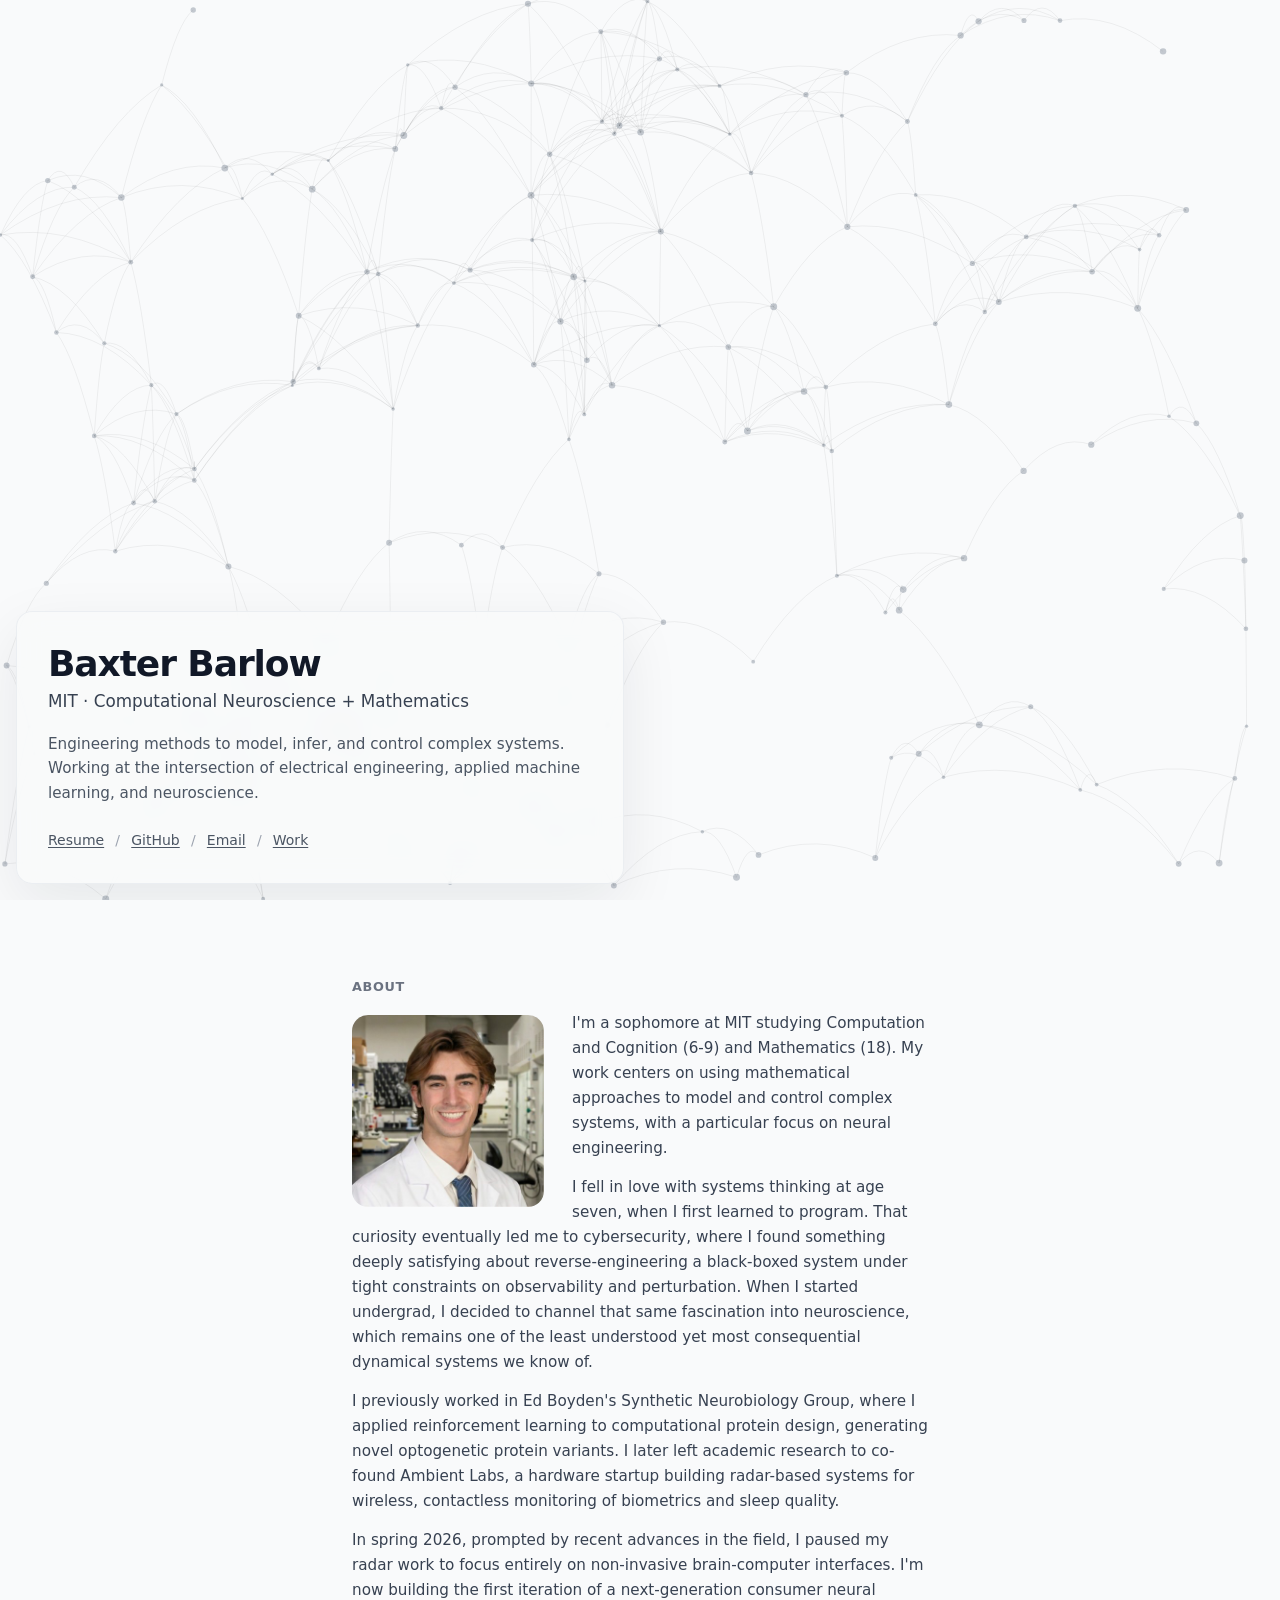
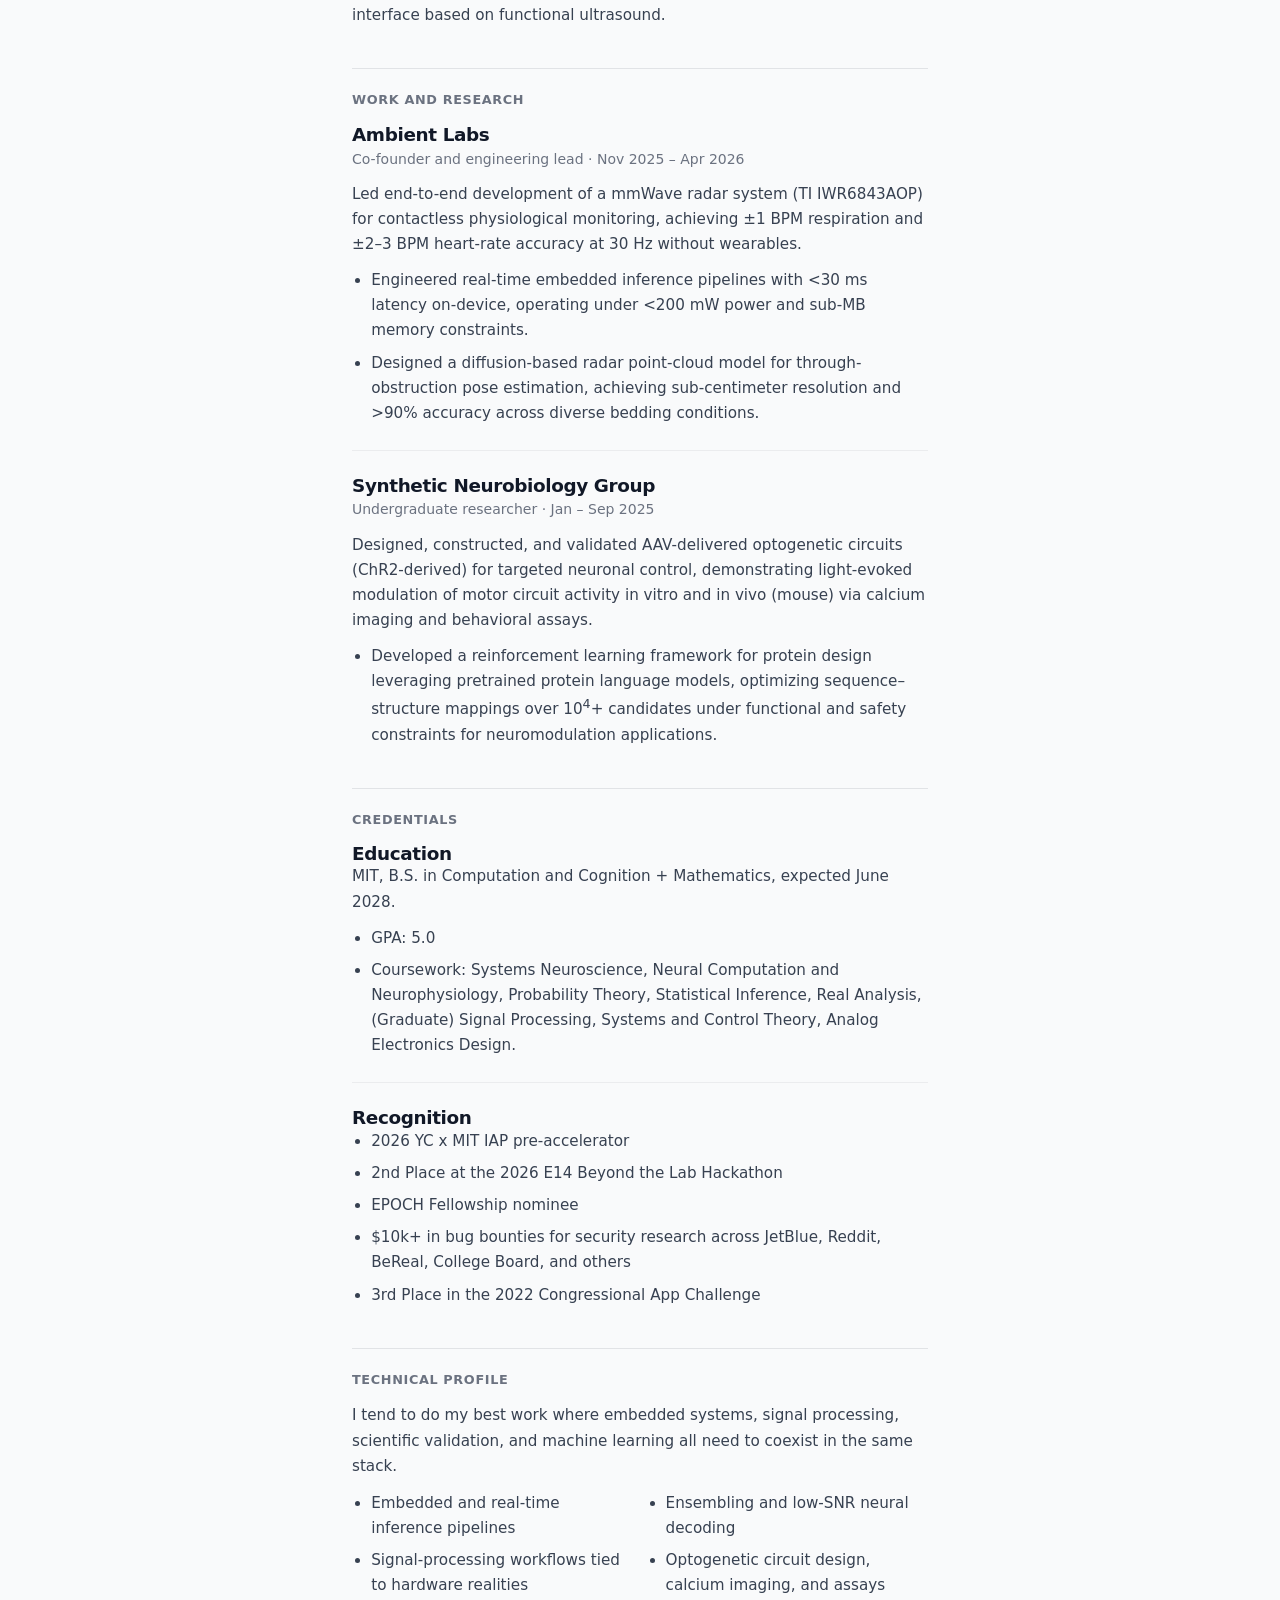
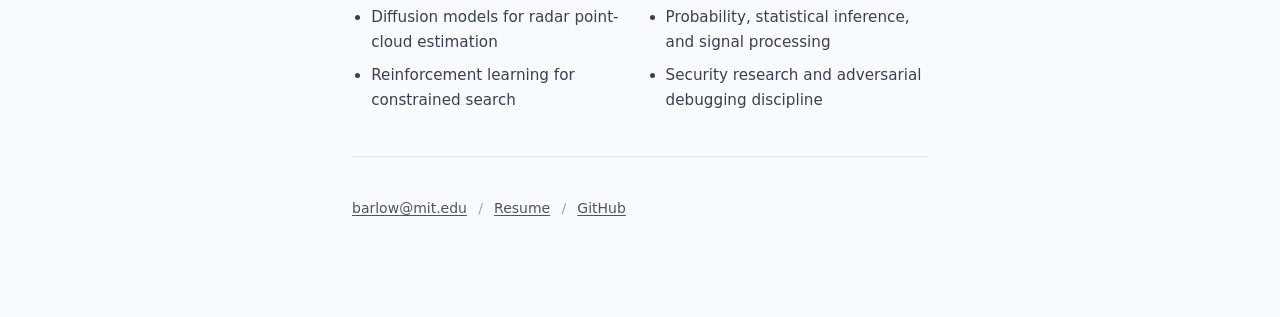
<file: index.html>
<!doctype html>
<html lang="en">

<head>
  <meta charset="UTF-8" />
  <meta name="viewport" content="width=device-width, initial-scale=1.0" />
  <title>Baxter Barlow</title>
  <meta name="description"
    content="Baxter Barlow is an MIT engineer working across neurotechnology, embedded sensing, computational biology, and neural decoding." />
  <meta name="theme-color" content="#f9fafb" />
  <meta property="og:title" content="Baxter Barlow" />
  <meta property="og:description"
    content="MIT engineer building systems that pull signal out of noisy biology, radar, and neural data." />
  <meta property="og:image" content="photo.jpg" />
  <link rel="stylesheet" href="styles.css" />
</head>

<body>
  <div class="hero">
    <div class="hero-bg">
      <canvas id="automata"></canvas>
    </div>

    <div class="hero-card">
      <div class="hero-card-inner">
        <h1>Baxter Barlow</h1>
        <p class="hero-subtitle">
          MIT &middot; Computational Neuroscience + Mathematics
        </p>
        <p class="hero-bio">
          Engineering methods to model, infer, and control complex systems. Working at the intersection of electrical
          engineering, applied machine learning, and neuroscience.
        </p>
        <nav class="hero-links" aria-label="Primary">
          <a href="resume.pdf" target="_blank" rel="noreferrer">Resume</a>
          <span>/</span>
          <a href="https://github.com/baxter-barlow" target="_blank" rel="noreferrer">GitHub</a>
          <span>/</span>
          <a href="mailto:barlow@mit.edu">Email</a>
          <span>/</span>
          <a href="#work">Work</a>
        </nav>
      </div>
    </div>
  </div>

  <main class="content">
    <section class="section" aria-labelledby="about">
      <h2 id="about">About</h2>
      <figure class="headshot">
        <img src="photo.jpg" alt="Portrait of Baxter Barlow" />
      </figure>
      <p>
        I'm a sophomore at MIT studying Computation and Cognition (6-9) and
        Mathematics (18). My work centers on using mathematical approaches to
        model and control complex systems, with a particular focus on neural
        engineering.
      </p>
      <p>
        I fell in love with systems thinking at age seven, when I first learned
        to program. That curiosity eventually led me to cybersecurity, where I
        found something deeply satisfying about reverse-engineering a
        black-boxed system under tight constraints on observability and
        perturbation. When I started undergrad, I decided to channel that same
        fascination into neuroscience, which remains one of the least
        understood yet most consequential dynamical systems we know of.
      </p>
      <p>
        I previously worked in Ed Boyden's Synthetic Neurobiology Group, where
        I applied reinforcement learning to computational protein design,
        generating novel optogenetic protein variants. I later left academic
        research to co-found Ambient Labs, a hardware startup building
        radar-based systems for wireless, contactless monitoring of biometrics
        and sleep quality.
      </p>
      <p>
        In spring 2026, prompted by recent advances in the field, I paused my
        radar work to focus entirely on non-invasive brain-computer interfaces.
        I'm now building the first iteration of a next-generation consumer
        neural interface based on functional ultrasound.
      </p>
    </section>

    <section class="section" id="work" aria-labelledby="work-title">
      <h2 id="work-title">Work and Research</h2>

      <article class="entry">
        <h3>Ambient Labs</h3>
        <p class="meta">Co-founder and engineering lead &middot; Nov 2025 &ndash; Apr 2026</p>
        <p>
          Led end-to-end development of a mmWave radar system (TI IWR6843AOP)
          for contactless physiological monitoring, achieving &plusmn;1 BPM
          respiration and &plusmn;2&ndash;3 BPM heart-rate accuracy at 30 Hz
          without wearables.
        </p>
        <ul>
          <li>
            Engineered real-time embedded inference pipelines with &lt;30 ms
            latency on-device, operating under &lt;200 mW power and sub-MB
            memory constraints.
          </li>
          <li>
            Designed a diffusion-based radar point-cloud model for
            through-obstruction pose estimation, achieving sub-centimeter
            resolution and &gt;90% accuracy across diverse bedding conditions.
          </li>
        </ul>
      </article>

      <article class="entry">
        <h3>Synthetic Neurobiology Group</h3>
        <p class="meta">Undergraduate researcher &middot; Jan &ndash; Sep 2025</p>
        <p>
          Designed, constructed, and validated AAV-delivered optogenetic
          circuits (ChR2-derived) for targeted neuronal control, demonstrating
          light-evoked modulation of motor circuit activity in vitro and in
          vivo (mouse) via calcium imaging and behavioral assays.
        </p>
        <ul>
          <li>
            Developed a reinforcement learning framework for protein design
            leveraging pretrained protein language models, optimizing
            sequence&ndash;structure mappings over 10<sup>4</sup>+ candidates
            under functional and safety constraints for neuromodulation
            applications.
          </li>
        </ul>
      </article>
    </section>

    <section class="section" id="credentials" aria-labelledby="credentials-title">
      <h2 id="credentials-title">Credentials</h2>

      <article class="entry">
        <h3>Education</h3>
        <p>
          MIT, B.S. in Computation and Cognition + Mathematics, expected June
          2028.
        </p>
        <ul>
          <li>GPA: 5.0</li>
          <li>
            Coursework: Systems Neuroscience, Neural Computation and
            Neurophysiology, Probability Theory, Statistical Inference, Real
            Analysis, (Graduate) Signal Processing, Systems and Control
            Theory, Analog Electronics Design.
          </li>
        </ul>
      </article>

      <article class="entry">
        <h3>Recognition</h3>
        <ul>
          <li>2026 YC x MIT IAP pre-accelerator</li>
          <li>2nd Place at the 2026 E14 Beyond the Lab Hackathon</li>
          <li>EPOCH Fellowship nominee</li>
          <li>$10k+ in bug bounties for security research across JetBlue, Reddit, BeReal, College Board, and others</li>
          <li>3rd Place in the 2022 Congressional App Challenge</li>
        </ul>
      </article>
    </section>

    <section class="section" id="profile" aria-labelledby="profile-title">
      <h2 id="profile-title">Technical profile</h2>
      <p>
        I tend to do my best work where embedded systems, signal processing,
        scientific validation, and machine learning all need to coexist in the
        same stack.
      </p>
      <ul class="profile-list">
        <li>Embedded and real-time inference pipelines</li>
        <li>Signal-processing workflows tied to hardware realities</li>
        <li>Diffusion models for radar point-cloud estimation</li>
        <li>Reinforcement learning for constrained search</li>
        <li>Ensembling and low-SNR neural decoding</li>
        <li>Optogenetic circuit design, calcium imaging, and assays</li>
        <li>Probability, statistical inference, and signal processing</li>
        <li>Security research and adversarial debugging discipline</li>
      </ul>
    </section>

    <footer class="footer-section" id="contact">

      <nav class="footer-links" aria-label="Contact links">
        <a href="mailto:barlow@mit.edu">barlow@mit.edu</a>
        <span>/</span>
        <a href="resume.pdf" target="_blank" rel="noreferrer">Resume</a>
        <span>/</span>
        <a href="https://github.com/baxter-barlow" target="_blank" rel="noreferrer">GitHub</a>
      </nav>
    </footer>
  </main>

  <script>
    (function () {
      const canvas = document.getElementById("automata");
      const ctx = canvas.getContext("2d");
      let w, h, dpr;

      let nodes = [];
      let curves = [];
      const maxDist = 140;

      let mx = -9999, my = -9999;
      document.addEventListener("pointermove", function (e) { mx = e.clientX; my = e.clientY; });
      document.addEventListener("pointerleave", function () { mx = -9999; my = -9999; });

      function resize() {
        dpr = window.devicePixelRatio || 1;
        w = canvas.parentElement.clientWidth;
        h = canvas.parentElement.clientHeight;
        canvas.width = w * dpr;
        canvas.height = h * dpr;
        canvas.style.width = w + "px";
        canvas.style.height = h + "px";
        ctx.setTransform(dpr, 0, 0, dpr, 0, 0);
        createNetwork();
      }

      function dist(a, b) {
        return Math.hypot(a.x - b.x, a.y - b.y);
      }

      function createNetwork() {
        nodes = [];
        curves = [];

        const nodeCount = Math.floor((w * h) / (w < 600 ? 12000 : 7000));

        for (let i = 0; i < nodeCount; i++) {
          nodes.push({
            x: Math.random() * w,
            y: Math.random() * h,
            r: 1.5 + Math.random() * 2,
            glow: 0,
          });
        }

        for (let i = 0; i < nodes.length; i++) {
          for (let j = i + 1; j < nodes.length; j++) {
            if (dist(nodes[i], nodes[j]) < maxDist) {
              curves.push({ a: i, b: j, glow: 0 });
              if (!nodes[i].connected) nodes[i].connected = [];
              if (!nodes[j].connected) nodes[j].connected = [];
              nodes[i].connected.push(curves.length - 1);
              nodes[j].connected.push(curves.length - 1);
            }
          }
        }
      }

      function animate() {
        ctx.clearRect(0, 0, w, h);

        const rect = canvas.getBoundingClientRect();
        const cmx = mx > -999 ? mx - rect.left : -9999;
        const cmy = mx > -999 ? my - rect.top : -9999;

        // Random firing
        if (Math.random() < 0.025) {
          const node = nodes[Math.floor(Math.random() * nodes.length)];
          node.glow = 1.0;
          if (node.connected) node.connected.forEach(ci => { curves[ci].glow = 1.0; });
        }

        // Mouse proximity firing
        if (cmx > -999) {
          for (const node of nodes) {
            const d = Math.hypot(node.x - cmx, node.y - cmy);
            if (d < 100 && Math.random() < 0.06) {
              node.glow = Math.max(node.glow, 0.9);
              if (node.connected) node.connected.forEach(ci => {
                curves[ci].glow = Math.max(curves[ci].glow, 0.8);
              });
            }
          }
        }

        // Draw curves
        for (const c of curves) {
          const a = nodes[c.a], b = nodes[c.b];
          const mx = (a.x + b.x) / 2;
          const my = (a.y + b.y) / 2 - 25;

          ctx.beginPath();
          ctx.moveTo(a.x, a.y);
          ctx.quadraticCurveTo(mx, my, b.x, b.y);

          if (c.glow > 0.05) {
            ctx.strokeStyle = `rgba(30,41,59,${(0.1 + c.glow * 0.35).toFixed(3)})`;
            ctx.lineWidth = 0.5 + c.glow * 0.8;
            c.glow *= 0.965;
          } else {
            ctx.strokeStyle = "rgba(0,0,0,0.11)";
            ctx.lineWidth = 0.5;
            c.glow = 0;
          }
          ctx.stroke();
        }

        // Draw nodes
        for (const n of nodes) {
          // Glow halo
          if (n.glow > 0.1) {
            ctx.beginPath();
            ctx.arc(n.x, n.y, n.r + 8 * n.glow, 0, Math.PI * 2);
            ctx.fillStyle = `rgba(30,41,59,${(0.08 * n.glow).toFixed(3)})`;
            ctx.fill();
          }

          // Soma
          ctx.beginPath();
          ctx.arc(n.x, n.y, n.r, 0, Math.PI * 2);

          if (n.glow > 0.1) {
            ctx.fillStyle = `rgba(30,41,59,${(0.2 + 0.5 * n.glow).toFixed(3)})`;
            n.glow *= 0.97;
          } else {
            ctx.fillStyle = "rgba(71,85,105,0.3)";
            n.glow = 0;
          }
          ctx.fill();
        }

        requestAnimationFrame(animate);
      }

      resize();
      requestAnimationFrame(animate);
      window.addEventListener("resize", resize);
    })();
  </script>
</body>

</html>
</file>
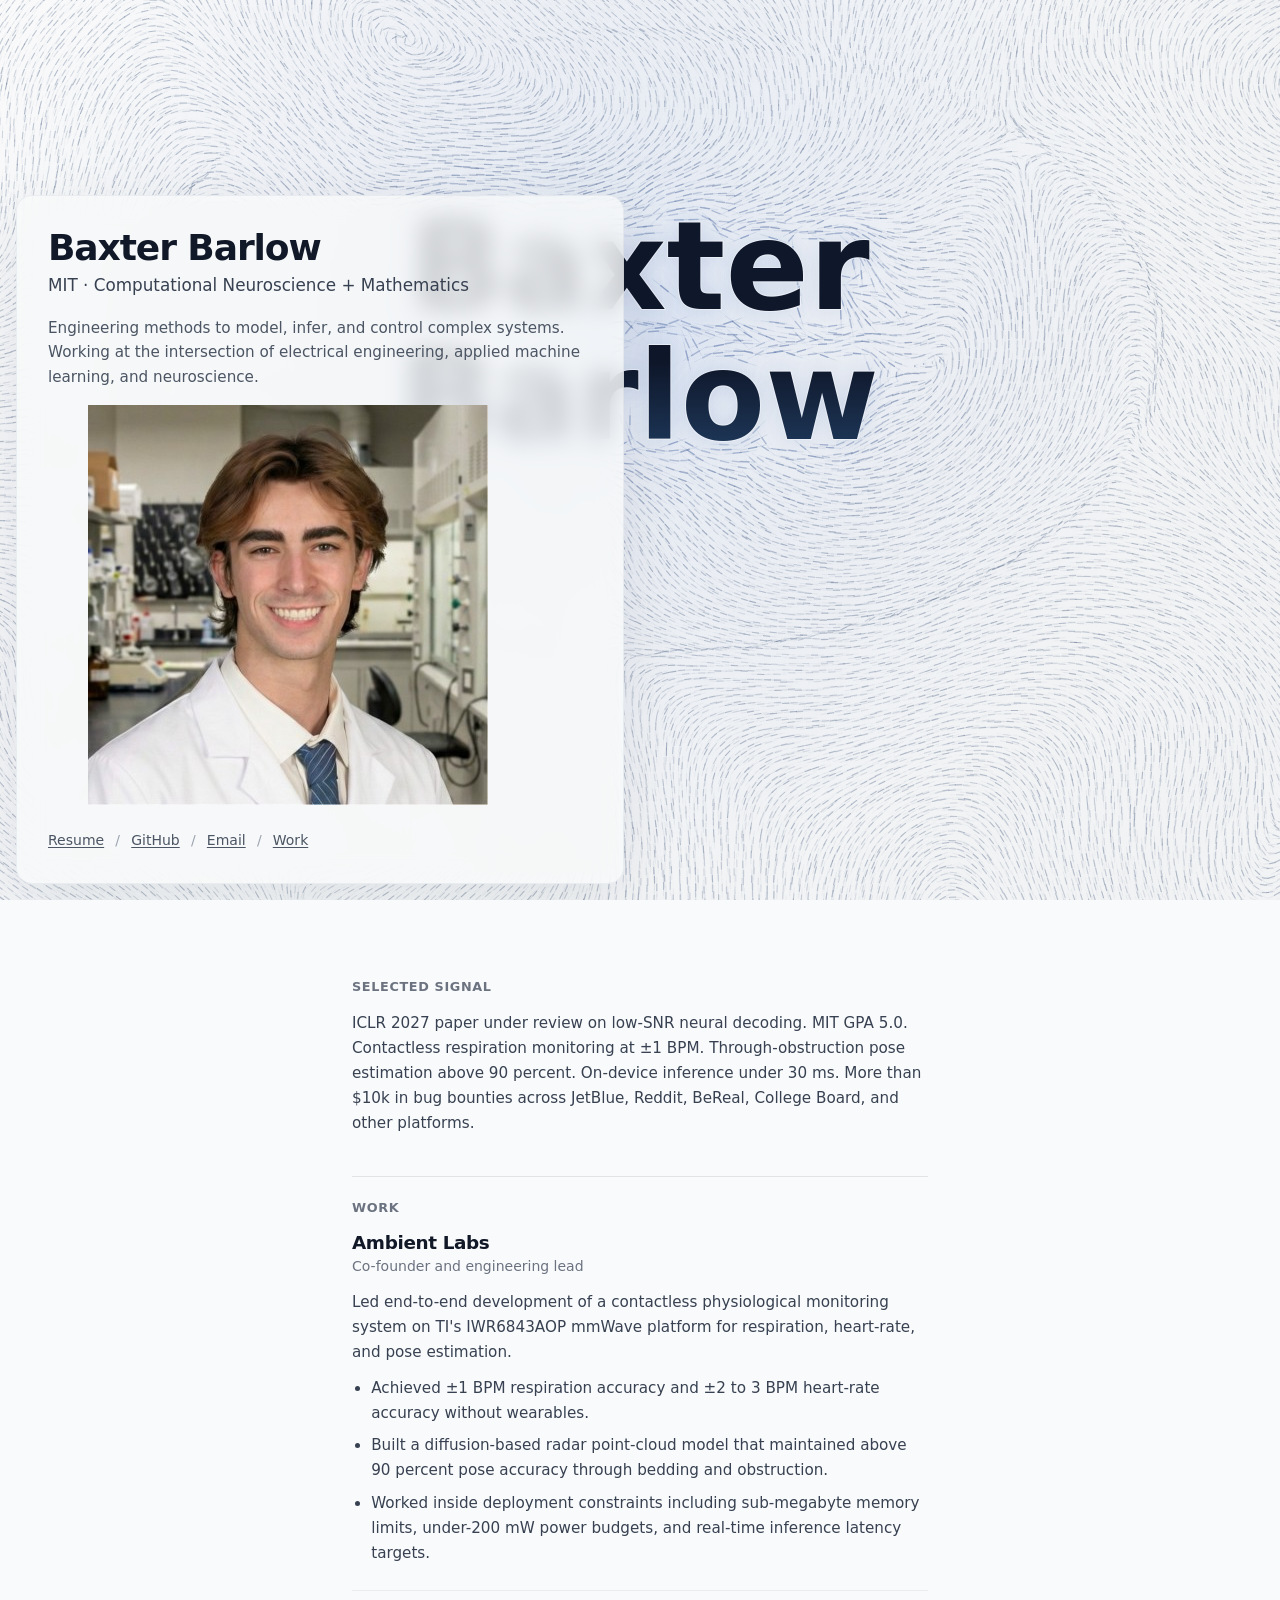
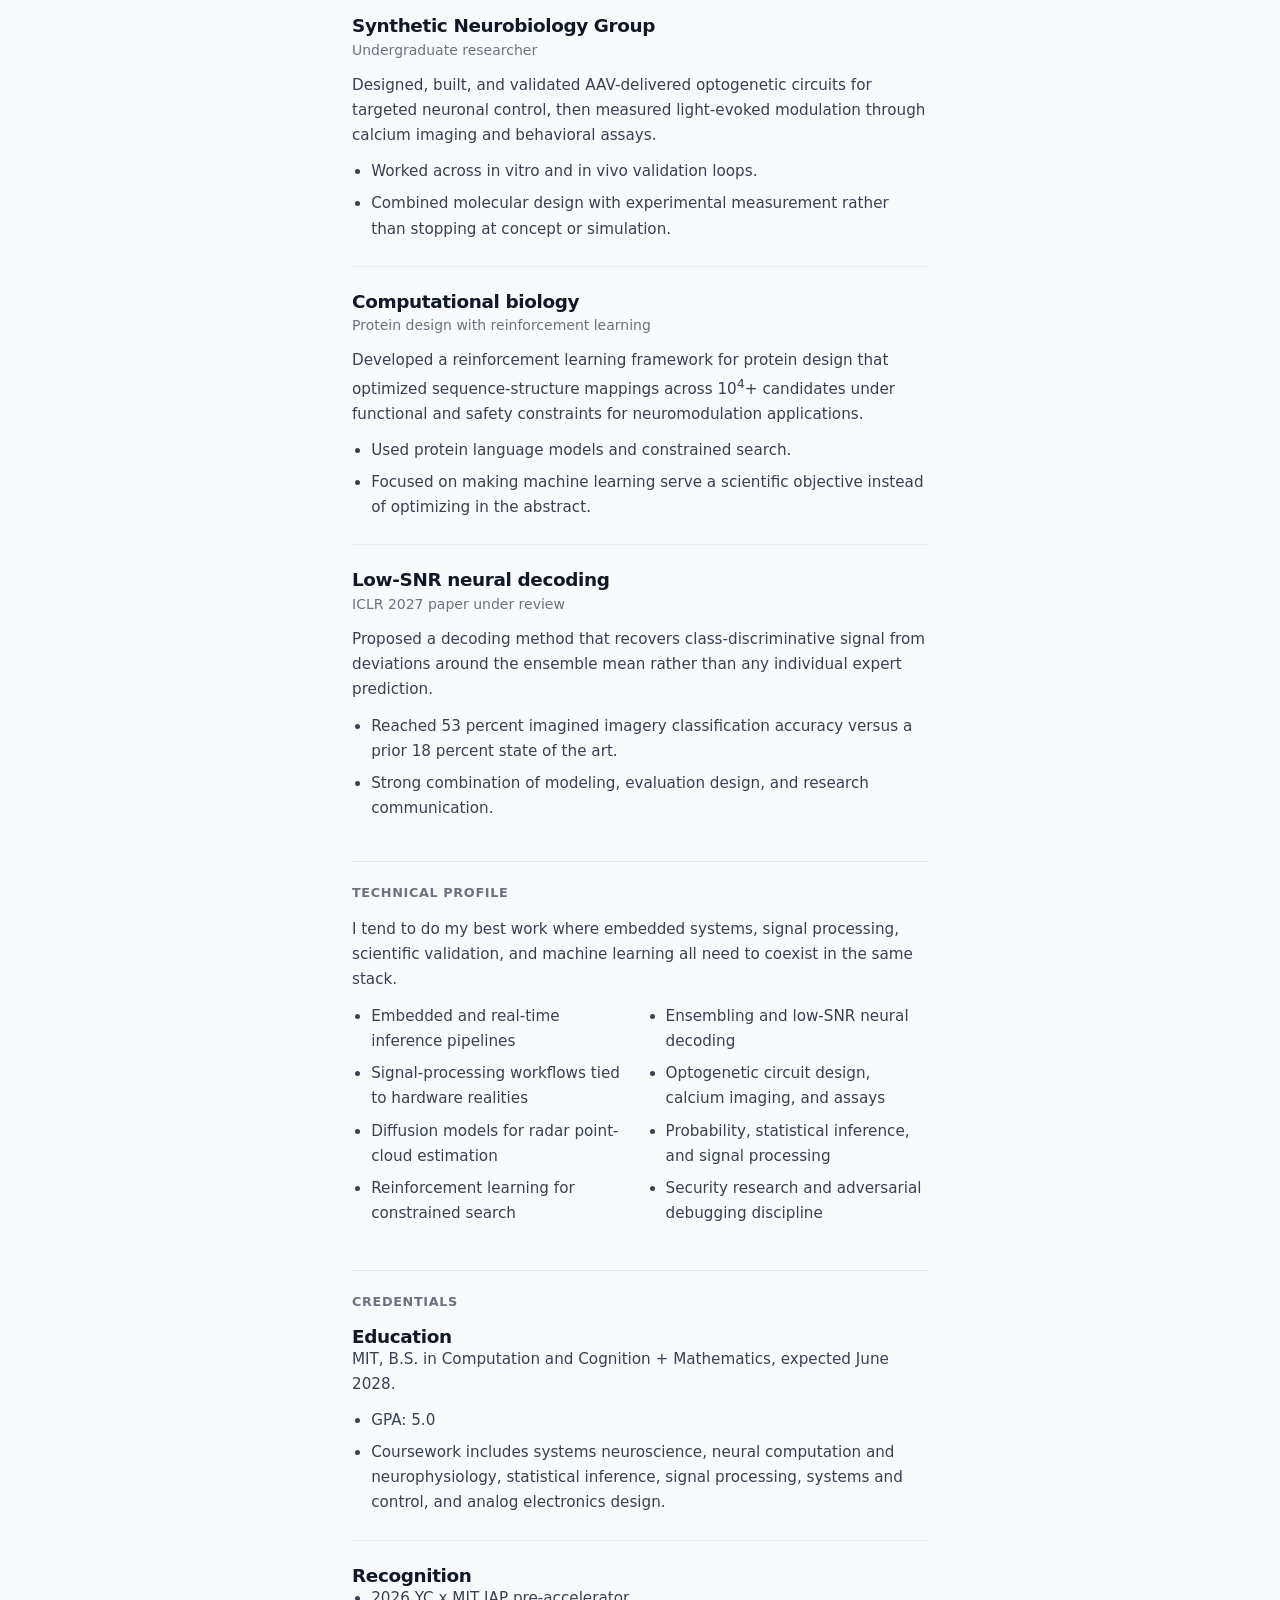
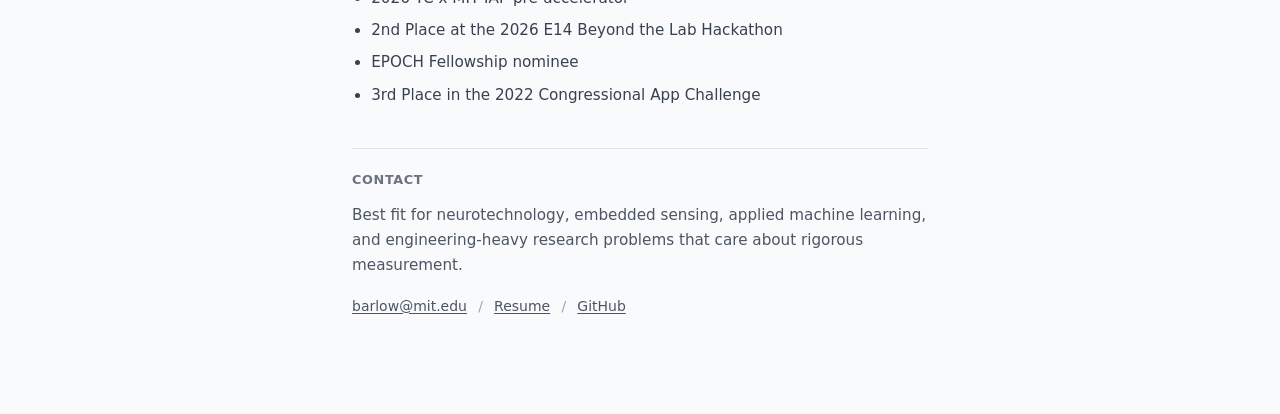
<file: index-vectorfield.html>
<!doctype html>
<html lang="en">

<head>
  <meta charset="UTF-8" />
  <meta name="viewport" content="width=device-width, initial-scale=1.0" />
  <title>Baxter Barlow</title>
  <meta name="description"
    content="Baxter Barlow is an MIT engineer working across neurotechnology, embedded sensing, computational biology, and neural decoding." />
  <meta name="theme-color" content="#f9fafb" />
  <meta property="og:title" content="Baxter Barlow" />
  <meta property="og:description"
    content="MIT engineer building systems that pull signal out of noisy biology, radar, and neural data." />
  <meta property="og:image" content="photo.jpg" />
  <link rel="stylesheet" href="styles.css" />
</head>

<body>
  <div class="hero">
    <div class="hero-bg">
      <canvas id="automata"></canvas>
    </div>

    <div class="hero-card">
      <div class="hero-card-inner">
        <div class="hero-top">
          <div class="hero-copy">
            <h1>Baxter Barlow</h1>
        <p class="hero-subtitle">
          MIT &middot; Computational Neuroscience + Mathematics
        </p>
          <p class="hero-bio">
            Engineering methods to model, infer, and control complex systems. Working at the intersection of electrical
            engineering, applied machine learning, and neuroscience.
          </p>
          </div>
          <figure class="hero-portrait">
            <img src="photo.jpg" alt="Portrait of Baxter Barlow" />
          </figure>
        </div>
        <nav class="hero-links" aria-label="Primary">
          <a href="resume.pdf" target="_blank" rel="noreferrer">Resume</a>
          <span>/</span>
          <a href="https://github.com/baxter-barlow" target="_blank" rel="noreferrer">GitHub</a>
          <span>/</span>
          <a href="mailto:barlow@mit.edu">Email</a>
          <span>/</span>
          <a href="#work">Work</a>
        </nav>
      </div>
    </div>
  </div>

  <main class="content">
    <section class="section" aria-labelledby="signal">
      <h2 id="signal">Selected signal</h2>
      <p class="signal-highlight">
        ICLR 2027 paper under review on low-SNR neural decoding. MIT GPA 5.0.
        Contactless respiration monitoring at &plusmn;1 BPM. Through-obstruction
        pose estimation above 90 percent. On-device inference under 30 ms.
        More than $10k in bug bounties across JetBlue, Reddit, BeReal, College
        Board, and other platforms.
      </p>
    </section>

    <section class="section" id="work" aria-labelledby="work-title">
      <h2 id="work-title">Work</h2>

      <article class="entry">
        <h3>Ambient Labs</h3>
        <p class="meta">Co-founder and engineering lead</p>
        <p>
          Led end-to-end development of a contactless physiological monitoring
          system on TI's IWR6843AOP mmWave platform for respiration,
          heart-rate, and pose estimation.
        </p>
        <ul>
          <li>
            Achieved &plusmn;1 BPM respiration accuracy and &plusmn;2 to 3 BPM
            heart-rate accuracy without wearables.
          </li>
          <li>
            Built a diffusion-based radar point-cloud model that maintained
            above 90 percent pose accuracy through bedding and obstruction.
          </li>
          <li>
            Worked inside deployment constraints including sub-megabyte memory
            limits, under-200 mW power budgets, and real-time inference
            latency targets.
          </li>
        </ul>
      </article>

      <article class="entry">
        <h3>Synthetic Neurobiology Group</h3>
        <p class="meta">Undergraduate researcher</p>
        <p>
          Designed, built, and validated AAV-delivered optogenetic circuits for
          targeted neuronal control, then measured light-evoked modulation
          through calcium imaging and behavioral assays.
        </p>
        <ul>
          <li>Worked across in vitro and in vivo validation loops.</li>
          <li>
            Combined molecular design with experimental measurement rather
            than stopping at concept or simulation.
          </li>
        </ul>
      </article>

      <article class="entry">
        <h3>Computational biology</h3>
        <p class="meta">Protein design with reinforcement learning</p>
        <p>
          Developed a reinforcement learning framework for protein design that
          optimized sequence-structure mappings across 10<sup>4</sup>+
          candidates under functional and safety constraints for
          neuromodulation applications.
        </p>
        <ul>
          <li>Used protein language models and constrained search.</li>
          <li>
            Focused on making machine learning serve a scientific objective
            instead of optimizing in the abstract.
          </li>
        </ul>
      </article>

      <article class="entry">
        <h3>Low-SNR neural decoding</h3>
        <p class="meta">ICLR 2027 paper under review</p>
        <p>
          Proposed a decoding method that recovers class-discriminative signal
          from deviations around the ensemble mean rather than any individual
          expert prediction.
        </p>
        <ul>
          <li>
            Reached 53 percent imagined imagery classification accuracy versus
            a prior 18 percent state of the art.
          </li>
          <li>
            Strong combination of modeling, evaluation design, and research
            communication.
          </li>
        </ul>
      </article>
    </section>

    <section class="section" id="profile" aria-labelledby="profile-title">
      <h2 id="profile-title">Technical profile</h2>
      <p>
        I tend to do my best work where embedded systems, signal processing,
        scientific validation, and machine learning all need to coexist in the
        same stack.
      </p>
      <ul class="profile-list">
        <li>Embedded and real-time inference pipelines</li>
        <li>Signal-processing workflows tied to hardware realities</li>
        <li>Diffusion models for radar point-cloud estimation</li>
        <li>Reinforcement learning for constrained search</li>
        <li>Ensembling and low-SNR neural decoding</li>
        <li>Optogenetic circuit design, calcium imaging, and assays</li>
        <li>Probability, statistical inference, and signal processing</li>
        <li>Security research and adversarial debugging discipline</li>
      </ul>
    </section>

    <section class="section" id="credentials" aria-labelledby="credentials-title">
      <h2 id="credentials-title">Credentials</h2>

      <article class="entry">
        <h3>Education</h3>
        <p>
          MIT, B.S. in Computation and Cognition + Mathematics, expected June
          2028.
        </p>
        <ul>
          <li>GPA: 5.0</li>
          <li>
            Coursework includes systems neuroscience, neural computation and
            neurophysiology, statistical inference, signal processing, systems
            and control, and analog electronics design.
          </li>
        </ul>
      </article>

      <article class="entry">
        <h3>Recognition</h3>
        <ul>
          <li>2026 YC x MIT IAP pre-accelerator</li>
          <li>2nd Place at the 2026 E14 Beyond the Lab Hackathon</li>
          <li>EPOCH Fellowship nominee</li>
          <li>3rd Place in the 2022 Congressional App Challenge</li>
        </ul>
      </article>
    </section>

    <footer class="footer-section" id="contact">
      <h2>Contact</h2>
      <p>
        Best fit for neurotechnology, embedded sensing, applied machine
        learning, and engineering-heavy research problems that care about
        rigorous measurement.
      </p>
      <nav class="footer-links" aria-label="Contact links">
        <a href="mailto:barlow@mit.edu">barlow@mit.edu</a>
        <span>/</span>
        <a href="resume.pdf" target="_blank" rel="noreferrer">Resume</a>
        <span>/</span>
        <a href="https://github.com/baxter-barlow" target="_blank" rel="noreferrer">GitHub</a>
      </nav>
    </footer>
  </main>

  <script>
    (function () {
      const canvas = document.getElementById("automata");
      const ctx = canvas.getContext("2d");
      const heroName = document.querySelector(".hero-copy h1");
      const NAME_LINES = heroName
        ? heroName.textContent.trim().split(/\s+/)
        : ["Baxter", "Barlow"];

      const SPACING = 8;
      const JITTER = 2.4;
      const STROKE_LEN = 13;
      const NOISE_SCALE = 0.00072;
      const TIME_SPEED = 0.00005;
      const MOUSE_RADIUS = 320;
      const TEXT_INFLUENCE = 140;
      const TEXT_GAP = 6;
      const TEXT_PUSH = 2;

      const DOME_HEIGHT = 240;
      const DOME_RADIUS_X = 0.4;
      const DOME_RADIUS_Y = 0.34;
      const PERSPECTIVE = 820;

      let w, h, dpr;
      let mx = -9999,
        my = -9999;
      let smx = -9999,
        smy = -9999;
      let jitterX, jitterY, cellAlpha;
      let cols, rows;
      let maskCanvas, maskData, maskW, maskH;
      let distField, dirX, dirY;
      let nameLayout;

      const EMPTY_TEXT = Object.freeze({
        inside: false,
        inf: 0,
        angle: 0,
        push: 0,
        dx: 0,
        dy: 0,
        glow: 0,
      });

      const FONT_FAMILY =
        'ui-sans-serif, system-ui, -apple-system, BlinkMacSystemFont, "Segoe UI", sans-serif';

      function clamp(value, min, max) {
        return Math.min(max, Math.max(min, value));
      }

      function fade(t) {
        return t * t * t * (t * (t * 6 - 15) + 10);
      }

      function lerp(a, b, t) {
        return a + t * (b - a);
      }

      function getNameLayout() {
        const fontSize = Math.min(w * 0.068, 96);
        const lineGap = fontSize * 1.06;
        const centerY = h * 0.38;
        const totalHeight = (NAME_LINES.length - 1) * lineGap;
        return {
          x: w / 2,
          centerY,
          fontSize,
          lineGap,
          firstLineY: centerY - totalHeight / 2,
          font: `760 ${fontSize}px ${FONT_FAMILY}`,
        };
      }

      function drawNameText(target, layout, drawLine) {
        target.font = layout.font;
        target.textAlign = "center";
        target.textBaseline = "middle";
        for (let i = 0; i < NAME_LINES.length; i++) {
          drawLine(NAME_LINES[i], layout.x, layout.firstLineY + i * layout.lineGap);
        }
      }

      function buildTextMask() {
        nameLayout = getNameLayout();
        maskCanvas = document.createElement("canvas");
        maskW = w;
        maskH = h;
        maskCanvas.width = maskW;
        maskCanvas.height = maskH;
        const mc = maskCanvas.getContext("2d", { willReadFrequently: true });

        mc.clearRect(0, 0, maskW, maskH);
        mc.fillStyle = "#000";
        drawNameText(mc, nameLayout, function (line, x, y) {
          mc.fillText(line, x, y);
        });

        const imageData = mc.getImageData(0, 0, maskW, maskH);
        maskData = new Uint8Array(maskW * maskH);
        for (let i = 0; i < maskW * maskH; i++) {
          maskData[i] = imageData.data[i * 4 + 3] > 128 ? 1 : 0;
        }

        const INF = 1e9;
        distField = new Float32Array(maskW * maskH);
        const nearX = new Int16Array(maskW * maskH);
        const nearY = new Int16Array(maskW * maskH);

        for (let y = 0; y < maskH; y++) {
          for (let x = 0; x < maskW; x++) {
            const idx = y * maskW + x;
            if (maskData[idx]) {
              let edge = false;
              for (let dy = -1; dy <= 1 && !edge; dy++) {
                for (let dx = -1; dx <= 1 && !edge; dx++) {
                  if (dx === 0 && dy === 0) continue;
                  const nx = x + dx;
                  const ny = y + dy;
                  if (nx < 0 || nx >= maskW || ny < 0 || ny >= maskH) {
                    edge = true;
                    break;
                  }
                  if (!maskData[ny * maskW + nx]) edge = true;
                }
              }
              distField[idx] = edge ? 0 : -1;
              nearX[idx] = edge ? x : -1;
              nearY[idx] = edge ? y : -1;
            } else {
              distField[idx] = INF;
              nearX[idx] = -1;
              nearY[idx] = -1;
            }
          }
        }

        for (let y = 0; y < maskH; y++) {
          for (let x = 0; x < maskW; x++) {
            const idx = y * maskW + x;
            if (maskData[idx] && distField[idx] < 0) continue;
            const check = (nx, ny) => {
              if (nx < 0 || nx >= maskW || ny < 0 || ny >= maskH) return;
              const nIdx = ny * maskW + nx;
              if (nearX[nIdx] < 0) return;
              const ex = nearX[nIdx];
              const ey = nearY[nIdx];
              const d = Math.sqrt((x - ex) * (x - ex) + (y - ey) * (y - ey));
              if (d < distField[idx]) {
                distField[idx] = d;
                nearX[idx] = ex;
                nearY[idx] = ey;
              }
            };
            check(x - 1, y - 1);
            check(x, y - 1);
            check(x + 1, y - 1);
            check(x - 1, y);
          }
        }

        for (let y = maskH - 1; y >= 0; y--) {
          for (let x = maskW - 1; x >= 0; x--) {
            const idx = y * maskW + x;
            if (maskData[idx] && distField[idx] < 0) continue;
            const check = (nx, ny) => {
              if (nx < 0 || nx >= maskW || ny < 0 || ny >= maskH) return;
              const nIdx = ny * maskW + nx;
              if (nearX[nIdx] < 0) return;
              const ex = nearX[nIdx];
              const ey = nearY[nIdx];
              const d = Math.sqrt((x - ex) * (x - ex) + (y - ey) * (y - ey));
              if (d < distField[idx]) {
                distField[idx] = d;
                nearX[idx] = ex;
                nearY[idx] = ey;
              }
            };
            check(x + 1, y);
            check(x - 1, y + 1);
            check(x, y + 1);
            check(x + 1, y + 1);
          }
        }

        dirX = new Float32Array(maskW * maskH);
        dirY = new Float32Array(maskW * maskH);
        for (let y = 0; y < maskH; y++) {
          for (let x = 0; x < maskW; x++) {
            const idx = y * maskW + x;
            if (maskData[idx]) continue;
            if (distField[idx] > TEXT_INFLUENCE || nearX[idx] < 0) continue;
            const dx = x - nearX[idx];
            const dy = y - nearY[idx];
            const d = Math.sqrt(dx * dx + dy * dy) || 1;
            dirX[idx] = dx / d;
            dirY[idx] = dy / d;
          }
        }
      }

      function sampleArray(array, x, y, fallback) {
        if (x < 0 || x >= maskW || y < 0 || y >= maskH) return fallback;
        const x0 = Math.floor(x);
        const y0 = Math.floor(y);
        const x1 = Math.min(maskW - 1, x0 + 1);
        const y1 = Math.min(maskH - 1, y0 + 1);
        const tx = x - x0;
        const ty = y - y0;
        const i00 = y0 * maskW + x0;
        const i10 = y0 * maskW + x1;
        const i01 = y1 * maskW + x0;
        const i11 = y1 * maskW + x1;
        return lerp(
          lerp(array[i00], array[i10], tx),
          lerp(array[i01], array[i11], tx),
          ty
        );
      }

      function sampleMask(x, y) {
        return sampleArray(maskData, x, y, 0);
      }

      function sampleDist(x, y) {
        return sampleArray(distField, x, y, TEXT_INFLUENCE + TEXT_GAP + 1);
      }

      function sampleDir(x, y) {
        const dx = sampleArray(dirX, x, y, 0);
        const dy = sampleArray(dirY, x, y, 0);
        const mag = Math.hypot(dx, dy);
        if (mag < 1e-3) return { dx: 0, dy: 0 };
        return { dx: dx / mag, dy: dy / mag };
      }

      const P = new Uint8Array(512);
      (function () {
        const p = new Uint8Array(256);
        for (let i = 0; i < 256; i++) p[i] = i;
        for (let i = 255; i > 0; i--) {
          const j = Math.floor(Math.random() * (i + 1));
          [p[i], p[j]] = [p[j], p[i]];
        }
        for (let i = 0; i < 512; i++) P[i] = p[i & 255];
      })();

      const G = [
        [1, 1],
        [-1, 1],
        [1, -1],
        [-1, -1],
        [1, 0],
        [-1, 0],
        [0, 1],
        [0, -1],
      ];

      function noise(x, y) {
        const xi = Math.floor(x) & 255;
        const yi = Math.floor(y) & 255;
        const xf = x - Math.floor(x);
        const yf = y - Math.floor(y);
        const u = fade(xf);
        const v = fade(yf);
        const dot = (i, fx, fy) => G[i][0] * fx + G[i][1] * fy;
        return lerp(
          lerp(
            dot(P[P[xi] + yi] & 7, xf, yf),
            dot(P[P[xi + 1] + yi] & 7, xf - 1, yf),
            u
          ),
          lerp(
            dot(P[P[xi] + yi + 1] & 7, xf, yf - 1),
            dot(P[P[xi + 1] + yi + 1] & 7, xf - 1, yf - 1),
            u
          ),
          v
        );
      }

      function field(x, y, t) {
        const s = NOISE_SCALE;
        return (
          noise(x * s + t, y * s + t * 0.55) * 0.55 +
          noise(x * s * 1.9 + 41.3 + t * 0.25, y * s * 1.9 + 73.1 + t * 0.35) *
            0.3 +
          noise(x * s * 3.8 + 97.8, y * s * 3.8 + 23.4) * 0.15
        );
      }

      function curlAngle(x, y, t) {
        const e = 3.5;
        const dnx = (field(x + e, y, t) - field(x - e, y, t)) / (2 * e);
        const dny = (field(x, y + e, t) - field(x, y - e, t)) / (2 * e);
        return Math.atan2(-dnx, dny);
      }

      function buildJitter() {
        const n = cols * rows;
        jitterX = new Float32Array(n);
        jitterY = new Float32Array(n);
        cellAlpha = new Float32Array(n);
        for (let i = 0; i < n; i++) {
          jitterX[i] = (Math.random() - 0.5) * JITTER * 2;
          jitterY[i] = (Math.random() - 0.5) * JITTER * 2;
          cellAlpha[i] = 0.15 + Math.random() * 0.28;
        }
      }

      function resize() {
        dpr = window.devicePixelRatio || 1;
        w = canvas.parentElement.clientWidth;
        h = canvas.parentElement.clientHeight;
        canvas.width = w * dpr;
        canvas.height = h * dpr;
        canvas.style.width = `${w}px`;
        canvas.style.height = `${h}px`;
        ctx.setTransform(dpr, 0, 0, dpr, 0, 0);
        cols = Math.ceil(w / SPACING) + 2;
        rows = Math.ceil(h / SPACING) + 2;
        buildJitter();
        buildTextMask();
      }

      function shortAngleDist(from, to) {
        return ((to - from + Math.PI * 3) % (Math.PI * 2)) - Math.PI;
      }

      document.addEventListener("pointermove", function (e) {
        mx = e.clientX;
        my = e.clientY;
      });

      document.addEventListener("pointerleave", function () {
        mx = -9999;
        my = -9999;
      });

      function mouseAt(x, y) {
        if (smx < -999) return { inf: 0, angle: 0 };
        const dx = x - smx;
        const dy = y - smy;
        const dist = Math.sqrt(dx * dx + dy * dy);
        if (dist >= MOUSE_RADIUS) return { inf: 0, angle: 0 };
        const r = 1 - dist / MOUSE_RADIUS;
        const inf = r * r * (3 - 2 * r);
        const angle = Math.atan2(dy, dx) + Math.PI * 0.5;
        return { inf, angle };
      }

      function textAt(x, y) {
        if (sampleMask(x, y) > 0.2) {
          return { ...EMPTY_TEXT, inside: true };
        }

        const dist = sampleDist(x, y);
        if (dist < TEXT_GAP) {
          return { ...EMPTY_TEXT, inside: true };
        }
        if (dist > TEXT_INFLUENCE) return EMPTY_TEXT;

        const dir = sampleDir(x, y);
        if (dir.dx === 0 && dir.dy === 0) return EMPTY_TEXT;

        const proximity = 1 - (dist - TEXT_GAP) / (TEXT_INFLUENCE - TEXT_GAP);
        const bend = Math.pow(clamp(proximity, 0, 1), 1.55);
        return {
          inside: false,
          inf: bend * 0.96,
          angle: Math.atan2(-dir.dx, dir.dy),
          push: TEXT_PUSH * bend * bend,
          dx: dir.dx,
          dy: dir.dy,
          glow: bend,
        };
      }

      function domeZ(x, y) {
        const dcx = w / 2;
        const dcy = h * 0.38;
        const rx = w * DOME_RADIUS_X;
        const ry = h * DOME_RADIUS_Y;
        const nx = (x - dcx) / rx;
        const ny = (y - dcy) / ry;
        const r2 = nx * nx + ny * ny;
        if (r2 >= 1) return 0;
        return DOME_HEIGHT * Math.exp(-r2 * 2.3);
      }

      function project(x, y, z) {
        const scale = PERSPECTIVE / (PERSPECTIVE - z);
        return {
          x: w / 2 + (x - w / 2) * scale,
          y: h * 0.38 + (y - h * 0.38) * scale,
          scale,
        };
      }

      function drawAtmosphere(t) {
        const coreX = w * (0.49 + Math.cos(t * 9) * 0.02);
        const coreY = h * (0.34 + Math.sin(t * 8) * 0.015);
        const halo = ctx.createRadialGradient(
          coreX,
          coreY,
          0,
          coreX,
          coreY,
          Math.max(w, h) * 0.44
        );
        halo.addColorStop(0, "rgba(115, 150, 214, 0.18)");
        halo.addColorStop(0.38, "rgba(115, 150, 214, 0.08)");
        halo.addColorStop(1, "rgba(115, 150, 214, 0)");
        ctx.fillStyle = halo;
        ctx.fillRect(0, 0, w, h);

        const sweep = ctx.createLinearGradient(0, 0, w, h);
        sweep.addColorStop(0, "rgba(255, 255, 255, 0.16)");
        sweep.addColorStop(0.45, "rgba(148, 163, 184, 0.05)");
        sweep.addColorStop(1, "rgba(15, 23, 42, 0.03)");
        ctx.fillStyle = sweep;
        ctx.fillRect(0, 0, w, h);
      }

      function drawName() {
        const layout = nameLayout || getNameLayout();
        const textZ = domeZ(layout.x, layout.centerY);
        const tp = project(layout.x, layout.centerY, textZ);
        const scale = PERSPECTIVE / (PERSPECTIVE - textZ);
        const scaledFont = layout.fontSize * scale;
        const scaledGap = layout.lineGap * scale;
        const firstLineY = tp.y - ((NAME_LINES.length - 1) * scaledGap) / 2;

        const halo = ctx.createRadialGradient(
          tp.x,
          tp.y,
          scaledFont * 0.15,
          tp.x,
          tp.y,
          scaledFont * 1.15
        );
        halo.addColorStop(0, "rgba(102, 145, 214, 0.06)");
        halo.addColorStop(0.42, "rgba(102, 145, 214, 0.025)");
        halo.addColorStop(1, "rgba(102, 145, 214, 0)");
        ctx.fillStyle = halo;
        ctx.fillRect(0, 0, w, h);

        ctx.save();
        ctx.font = `760 ${scaledFont}px ${FONT_FAMILY}`;
        ctx.textAlign = "center";
        ctx.textBaseline = "middle";
        ctx.lineJoin = "round";
        ctx.shadowColor = "rgba(94, 128, 188, 0.18)";
        ctx.shadowBlur = scaledFont * 0.16;

        const gradient = ctx.createLinearGradient(
          tp.x,
          firstLineY - scaledFont * 0.8,
          tp.x,
          firstLineY + scaledGap * (NAME_LINES.length - 1) + scaledFont * 0.8
        );
        gradient.addColorStop(0, "#0f172a");
        gradient.addColorStop(0.56, "#0f172a");
        gradient.addColorStop(1, "#274c77");

        ctx.strokeStyle = "rgba(255, 255, 255, 0.6)";
        ctx.lineWidth = Math.max(1, scaledFont * 0.018);
        ctx.fillStyle = gradient;

        for (let i = 0; i < NAME_LINES.length; i++) {
          const y = firstLineY + i * scaledGap;
          ctx.strokeText(NAME_LINES[i], tp.x, y);
          ctx.fillText(NAME_LINES[i], tp.x, y);
        }
        ctx.restore();
      }

      function animate(ts) {
        const t = ts * TIME_SPEED;
        const rect = canvas.getBoundingClientRect();
        const cmx = mx > -999 ? mx - rect.left : -9999;
        const cmy = mx > -999 ? my - rect.top : -9999;

        if (cmx > -999) {
          if (smx < -999) {
            smx = cmx;
            smy = cmy;
          }
          smx += (cmx - smx) * 0.12;
          smy += (cmy - smy) * 0.12;
        } else {
          smx = -9999;
          smy = -9999;
        }

        ctx.clearRect(0, 0, w, h);
        drawAtmosphere(t);
        ctx.lineCap = "round";

        for (let row = 0; row < rows; row++) {
          for (let col = 0; col < cols; col++) {
            const idx = row * cols + col;
            const baseX = col * SPACING + jitterX[idx];
            const baseY = row * SPACING + jitterY[idx];
            const txt = textAt(baseX, baseY);
            if (txt.inside) continue;

            const sampleX = baseX + txt.dx * txt.push;
            const sampleY = baseY + txt.dy * txt.push;
            let angle = curlAngle(sampleX, sampleY, t);
            const flowNoise = clamp(
              0.5 + 0.5 * field(sampleX + 140, sampleY - 110, t * 0.85),
              0,
              1
            );
            angle += (flowNoise - 0.5) * 0.16;

            const aheadX = sampleX + Math.cos(angle) * STROKE_LEN;
            const aheadY = sampleY + Math.sin(angle) * STROKE_LEN;
            let angle2 = curlAngle(aheadX, aheadY, t);

            if (txt.inf > 0) {
              angle += shortAngleDist(angle, txt.angle) * txt.inf;
              angle2 += shortAngleDist(angle2, txt.angle) * txt.inf;
            }

            const z = domeZ(sampleX, sampleY);
            const p = project(sampleX, sampleY, z);
            const sc = p.scale;

            let len = STROKE_LEN * (0.9 + flowNoise * 0.55) * sc;
            let alpha =
              cellAlpha[idx] * (0.52 + 0.42 * sc) * (0.76 + flowNoise * 0.34);
            let maxLw = (0.38 + 0.68 * sc) * (0.84 + flowNoise * 0.24);

            if (txt.glow > 0) {
              len += txt.glow * 1.4 * sc;
              alpha += txt.glow * 0.14;
              maxLw += txt.glow * 0.1;
            }

            const m = mouseAt(p.x, p.y);
            if (m.inf > 0) {
              angle += shortAngleDist(angle, m.angle) * m.inf * 0.88;
              angle2 += shortAngleDist(angle2, m.angle) * m.inf * 0.88;
              len += 10 * m.inf * sc;
              alpha += 0.4 * m.inf;
              maxLw += 0.72 * m.inf;
            }

            const cos1 = Math.cos(angle);
            const sin1 = Math.sin(angle);
            const cos2 = Math.cos(angle2);
            const sin2 = Math.sin(angle2);
            const flatLen = len / Math.max(sc, 0.001);

            const tailFlat = {
              x: sampleX - cos1 * flatLen,
              y: sampleY - sin1 * flatLen,
            };
            const headFlat = {
              x: sampleX + cos2 * flatLen,
              y: sampleY + sin2 * flatLen,
            };

            if (
              sampleMask(tailFlat.x, tailFlat.y) > 0.18 ||
              sampleMask(headFlat.x, headFlat.y) > 0.18 ||
              sampleDist(tailFlat.x, tailFlat.y) < TEXT_GAP * 0.15 ||
              sampleDist(headFlat.x, headFlat.y) < TEXT_GAP * 0.15
            ) {
              continue;
            }

            const tail = project(tailFlat.x, tailFlat.y, domeZ(tailFlat.x, tailFlat.y));
            const head = project(headFlat.x, headFlat.y, domeZ(headFlat.x, headFlat.y));

            const segs = 5;
            const pts = [];
            for (let s = 0; s <= segs; s++) {
              const st = s / segs;
              const u = 1 - st;
              pts.push({
                x: u * u * tail.x + 2 * u * st * p.x + st * st * head.x,
                y: u * u * tail.y + 2 * u * st * p.y + st * st * head.y,
              });
            }

            const depth = clamp((sc - 1) / 0.42, 0, 1);
            const highlight = Math.max(txt.glow * 0.95, depth * 0.55);
            const red = Math.round(59 + 18 * flowNoise + 18 * highlight);
            const green = Math.round(80 + 18 * flowNoise + 24 * highlight);
            const blue = Math.round(108 + 30 * flowNoise + 46 * highlight);
            const mid = segs / 2;

            for (let i = 0; i < segs; i++) {
              const taper = 1 - Math.abs(i - mid + 0.5) / mid;
              const strength = taper * taper;
              ctx.beginPath();
              ctx.moveTo(pts[i].x, pts[i].y);
              ctx.lineTo(pts[i + 1].x, pts[i + 1].y);
              ctx.strokeStyle = `rgba(${red},${green},${blue},${(
                alpha * (0.22 + 0.78 * strength)
              ).toFixed(3)})`;
              ctx.lineWidth = 0.1 + maxLw * strength;
              ctx.stroke();
            }
          }
        }

        drawName();
        requestAnimationFrame(animate);
      }

      function init() {
        resize();
        requestAnimationFrame(animate);
      }

      init();
      window.addEventListener("resize", resize);
    })();
  </script>
</body>

</html>
</file>
<file: styles.css>
:root {
  --bg: #f9fafb;
  --ink: #111827;
  --text: #4b5563;
  --muted: #6b7280;
  --line: rgba(17, 24, 39, 0.1);
  --sans:
    ui-sans-serif, system-ui, -apple-system, BlinkMacSystemFont, "Segoe UI",
    sans-serif;
}

*,
*::before,
*::after {
  box-sizing: border-box;
}

html {
  scroll-behavior: smooth;
}

body {
  margin: 0;
  min-height: 100vh;
  background: var(--bg);
  color: var(--ink);
  font-family: var(--sans);
  line-height: 1.65;
}

img {
  display: block;
  max-width: 100%;
}

a {
  color: inherit;
  text-decoration: underline;
  text-decoration-thickness: 1px;
  text-underline-offset: 0.14em;
}

a:hover,
a:focus-visible {
  color: var(--ink);
}

p,
ul {
  margin: 0;
}

ul {
  padding-left: 1.2rem;
}

li + li {
  margin-top: 0.45rem;
}

h1,
h2,
h3 {
  margin: 0;
  line-height: 1.15;
}

/* ── Hero section ── */

.hero {
  position: relative;
  min-height: 100vh;
  overflow: hidden;
  background: var(--bg);
}

.hero-bg {
  position: absolute;
  inset: 0;
  pointer-events: none;
  z-index: 0;
}

.hero-bg canvas {
  width: 100%;
  height: 100%;
  display: block;
}

.hero-card {
  position: absolute;
  bottom: 0;
  left: 0;
  padding: 1rem;
  max-width: 40rem;
  width: 100%;
  z-index: 1;
}

@media (min-width: 768px) {
  .hero-card {
    padding: 3rem;
  }
}

.hero-card-inner {
  position: relative;
}

.hero-card-inner::before {
  content: "";
  position: absolute;
  inset: -1rem;
  background: rgba(249, 250, 251, 0.8);
  backdrop-filter: blur(12px);
  -webkit-backdrop-filter: blur(12px);
  border-radius: 1rem;
  border: 1px solid rgba(148, 163, 184, 0.14);
  box-shadow: 0 20px 60px rgba(15, 23, 42, 0.08);
  z-index: 0;
}

@media (min-width: 768px) {
  .hero-card-inner::before {
    inset: -2rem;
  }
}

.hero-card-inner > * {
  position: relative;
  z-index: 1;
}

.hero-card h1 {
  font-size: 2rem;
  font-weight: 600;
  color: var(--ink);
  letter-spacing: -0.03em;
}

@media (min-width: 768px) {
  .hero-card h1 {
    font-size: 2.25rem;
  }
}

.hero-subtitle {
  font-size: 1.05rem;
  color: #374151;
  margin-top: 0.25rem;
}

.hero-bio {
  font-size: 0.95rem;
  color: var(--text);
  line-height: 1.6;
  margin-top: 1rem;
  max-width: 34rem;
}

.hero-links {
  display: flex;
  flex-wrap: wrap;
  align-items: center;
  gap: 0.35rem 0.7rem;
  margin-top: 1.5rem;
  font-size: 0.875rem;
  color: var(--text);
}

.hero-links span {
  color: #9ca3af;
}

/* ── Content below the fold ── */

.content {
  max-width: 40rem;
  margin: 0 auto;
  padding: 4rem 1.25rem 5rem;
}

@media (min-width: 768px) {
  .content {
    padding: 5rem 2rem 6rem;
  }
}

.headshot {
  float: left;
  margin: 0.25rem 1.75rem 1rem 0;
}

.headshot img {
  width: 12rem;
  height: 12rem;
  object-fit: cover;
  border-radius: 1rem;
}

@media (max-width: 640px) {
  .headshot {
    float: none;
    margin: 0 0 1.25rem 0;
  }

  .headshot img {
    width: 7rem;
    height: 7rem;
  }
}

.section {
  margin-top: 2.5rem;
  padding-top: 1.5rem;
  border-top: 1px solid var(--line);
}

.section:first-child {
  margin-top: 0;
  padding-top: 0;
  border-top: none;
}

.section h2 {
  font-size: 0.8rem;
  font-weight: 600;
  letter-spacing: 0.05em;
  text-transform: uppercase;
  color: var(--muted);
  margin-bottom: 1rem;
}

.section > p {
  color: #374151;
  font-size: 0.95rem;
}

.section > p + p {
  margin-top: 0.85rem;
}

.entry {
  margin-top: 1.5rem;
}

.entry:first-of-type {
  margin-top: 0;
}

.entry + .entry {
  padding-top: 1.5rem;
  border-top: 1px solid rgba(17, 24, 39, 0.06);
}

.entry h3 {
  font-size: 1.15rem;
  font-weight: 700;
  letter-spacing: -0.02em;
  color: var(--ink);
}

.entry .meta {
  color: var(--muted);
  font-size: 0.875rem;
  margin-top: 0.15rem;
}

.entry p {
  color: #374151;
  font-size: 0.95rem;
}

.entry p + ul,
.entry ul + p,
.entry p + p,
.entry ul + ul {
  margin-top: 0.7rem;
}

.entry ul {
  color: #374151;
  font-size: 0.95rem;
}

.profile-list {
  margin-top: 0.75rem;
  columns: 2;
  column-gap: 2rem;
  color: #374151;
  font-size: 0.95rem;
}

.footer-section {
  margin-top: 2.5rem;
  padding-top: 1.5rem;
  border-top: 1px solid var(--line);
}

.footer-section h2 {
  font-size: 0.8rem;
  font-weight: 600;
  letter-spacing: 0.05em;
  text-transform: uppercase;
  color: var(--muted);
  margin-bottom: 1rem;
}

.footer-section p {
  color: var(--text);
  font-size: 0.95rem;
}

.footer-links {
  display: flex;
  flex-wrap: wrap;
  align-items: center;
  gap: 0.35rem 0.7rem;
  margin-top: 1rem;
  font-size: 0.875rem;
  color: var(--text);
}

.footer-links span {
  color: #9ca3af;
}

.signal-highlight {
  color: var(--ink);
}

/* ── Responsive ── */

@media (max-width: 640px) {
  .hero-card h1 {
    font-size: 1.75rem;
  }

  .hero-bio {
    font-size: 0.9rem;
  }

  .profile-list {
    columns: 1;
  }
}
</file>
